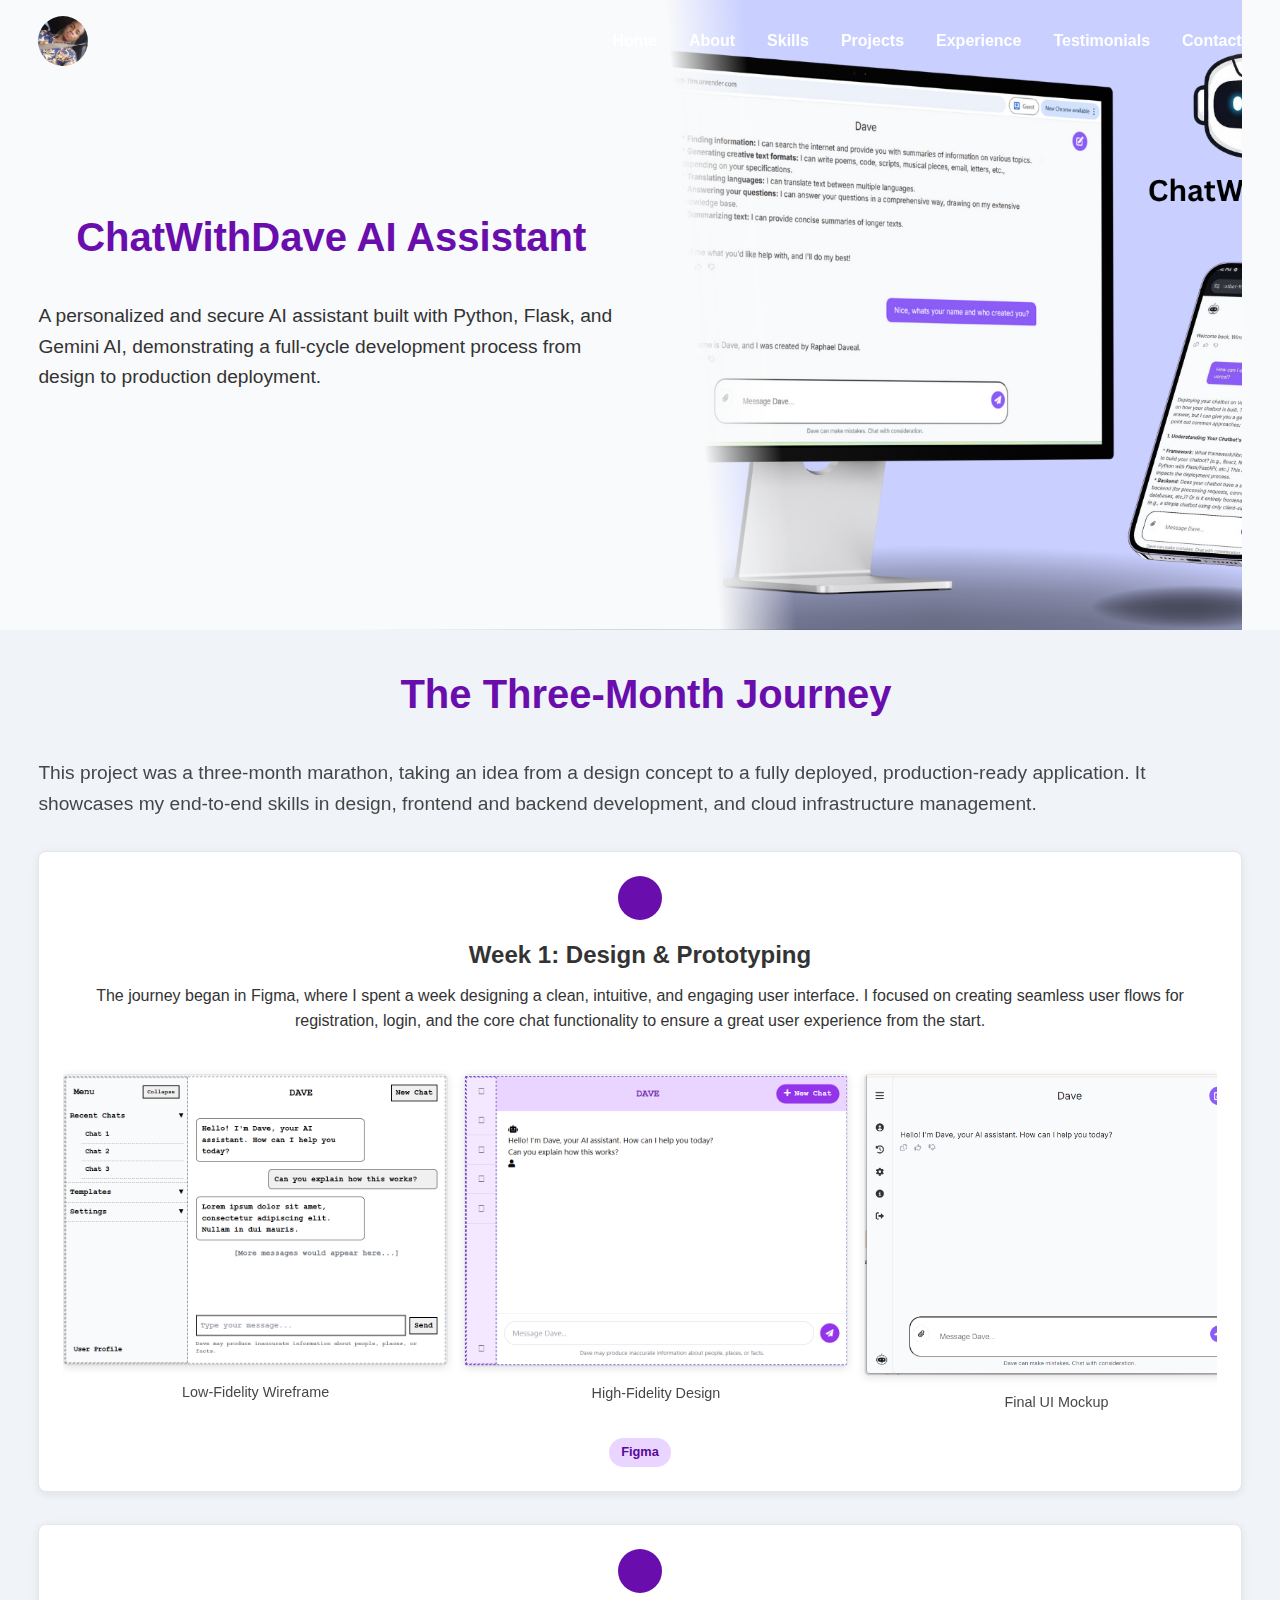
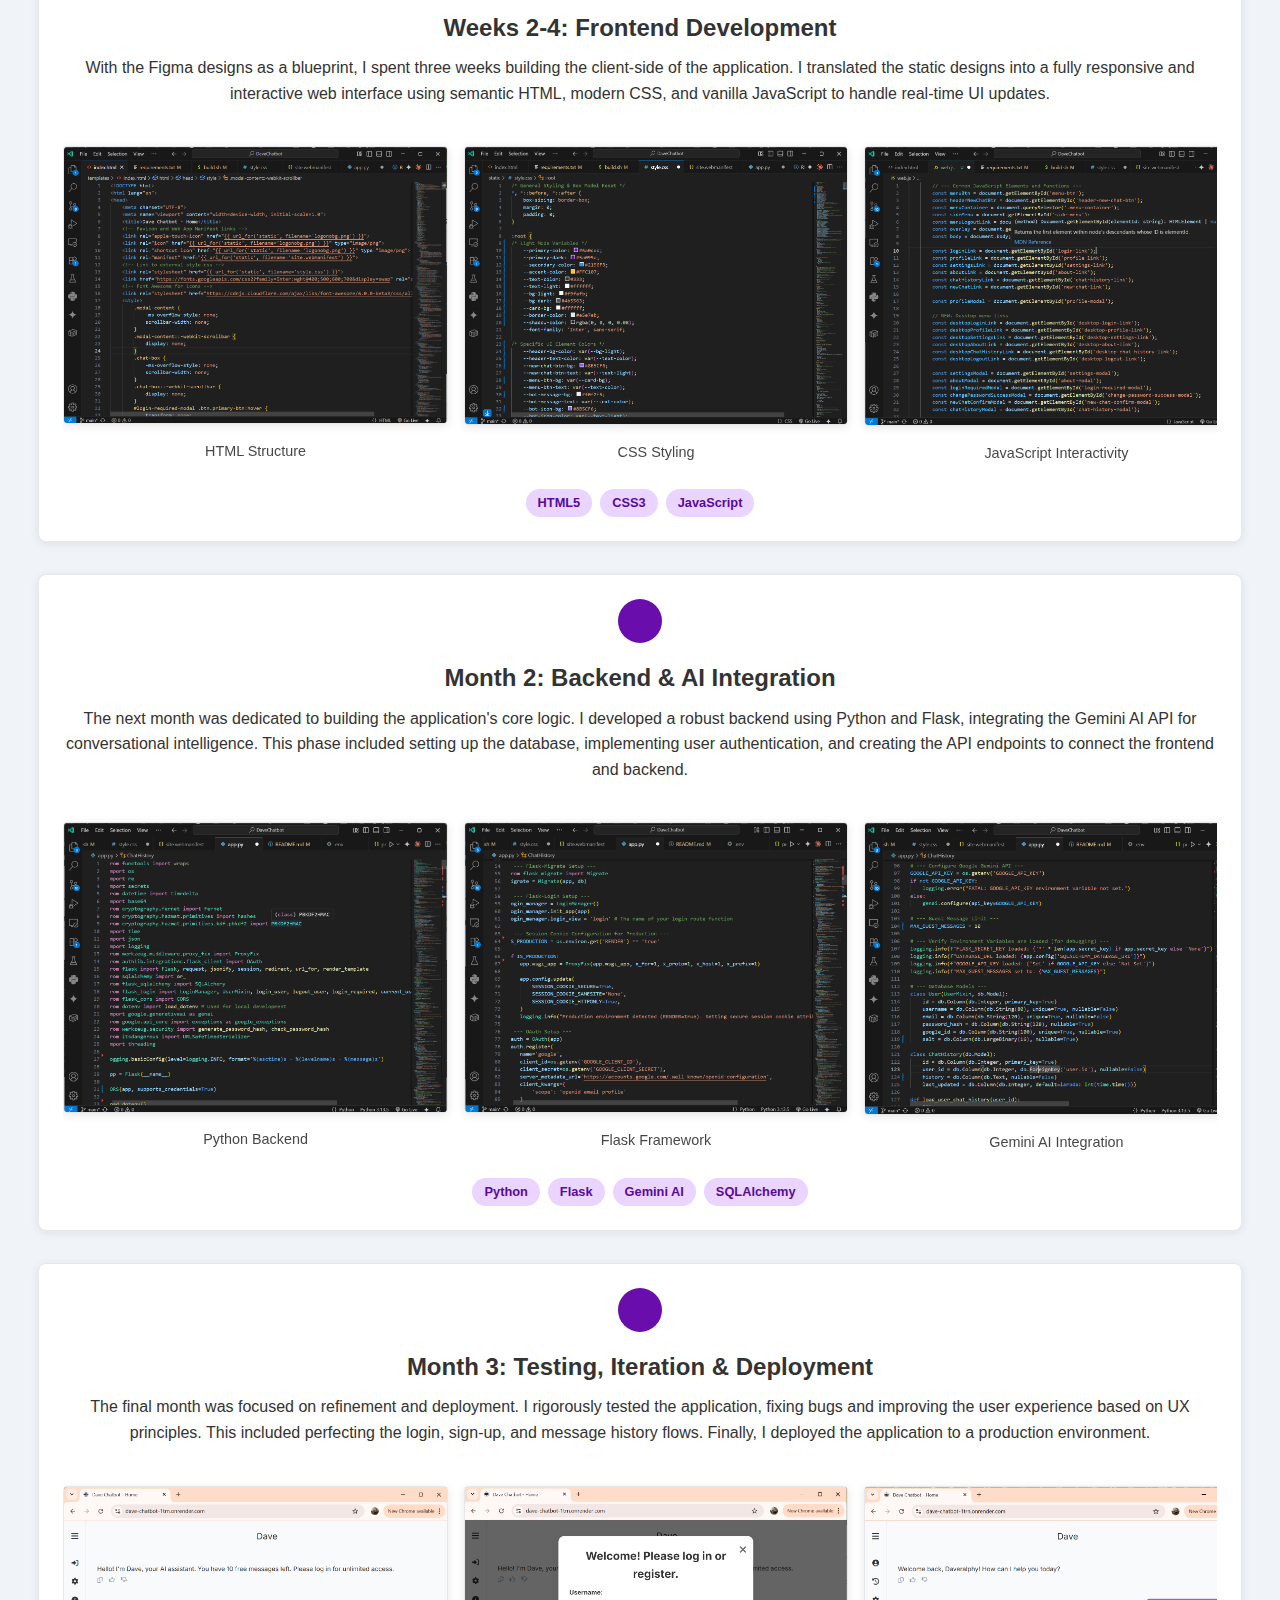
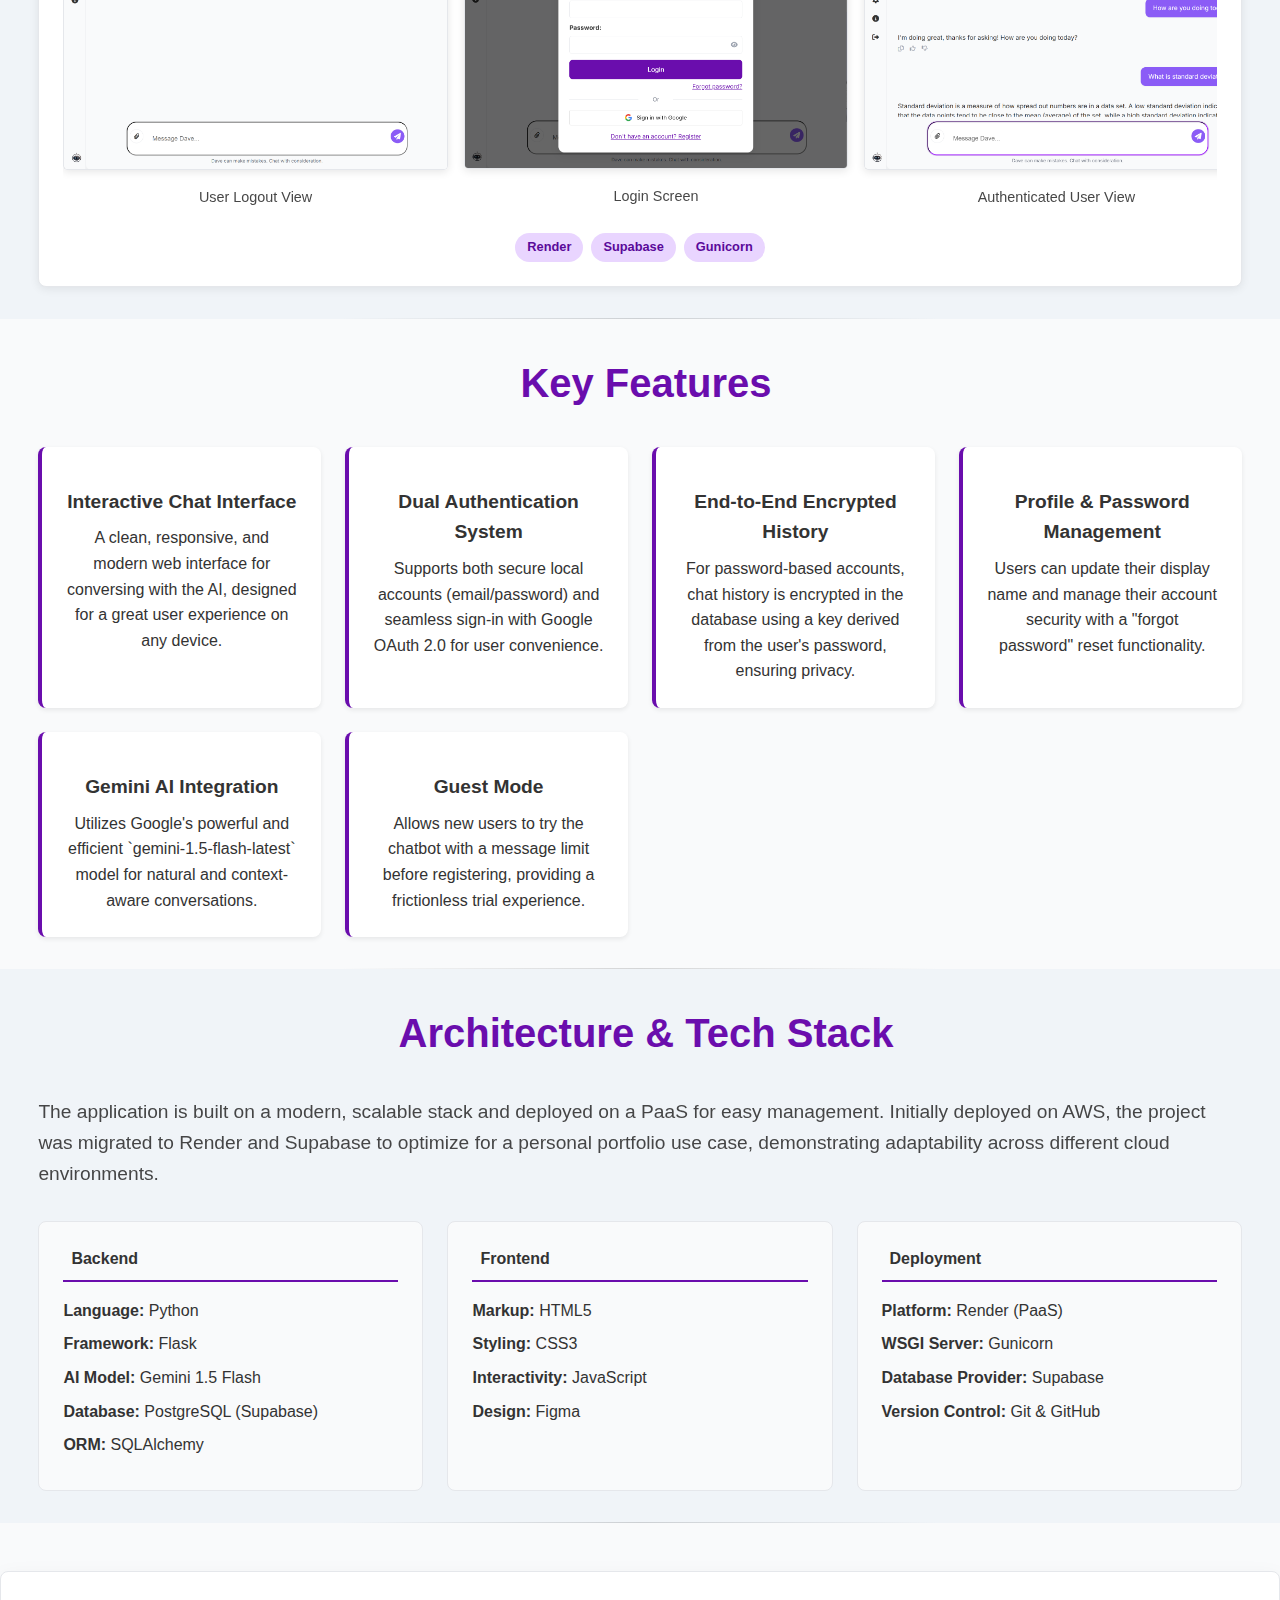
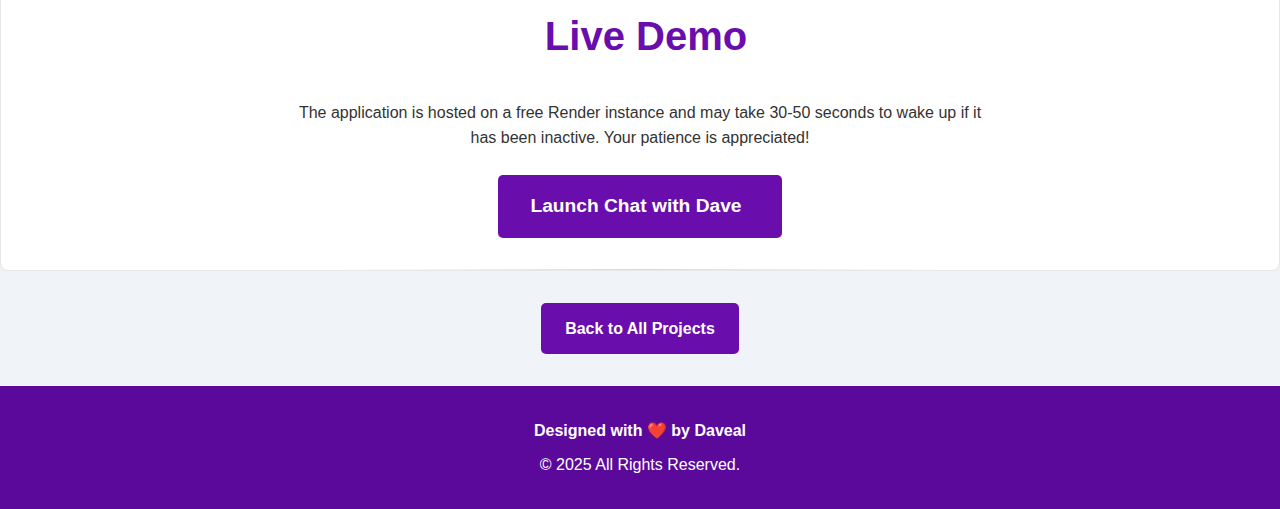
<file: chat-with-dave.html>
<!DOCTYPE html>
<html lang="en">
<head>
    <meta charset="UTF-8">
    <meta name="viewport" content="width=device-width, initial-scale=1.0">
    <title>Project: Chat with Dave AI - Raphael Daveal</title>
    <link rel="stylesheet" href="style.css"> <!-- Main portfolio styles -->
    <link rel="stylesheet" href="chat-with-dave.css"> <!-- Project-specific styles -->
    <link rel="stylesheet" href="https://cdnjs.cloudflare.com/ajax/libs/font-awesome/6.5.1/css/all.min.css" integrity="sha512-DTOQO9RWCH3ppGqcWaEA1BIZOC6xxalwEsw9c2QQeAIftl+Vegovlnee1c9QX4TctnWMn13TZye+giMm8e2LwA==" crossorigin="anonymous" referrerpolicy="no-referrer" />
    <link rel="icon" type="image/jpeg" href="images/logo-fornow.jpg">
</head>
<body>

    <header>
        <nav>
            <a href="index.html#home" class="logo"><img src="images/logo-fornow.jpg" alt="Raphael Daveal Logo"></a>
            <ul class="nav-links">
                <li><a href="index.html#home">Home</a></li>
                <li><a href="index.html#about">About</a></li>
                <li><a href="index.html#skills">Skills</a></li>
                <li><a href="index.html#projects">Projects</a></li>
                <li><a href="index.html#experience">Experience</a></li>
                <li><a href="index.html#testimonials">Testimonials</a></li>
                <li><a href="index.html#contact">Contact</a></li>
            </ul>
            <button id="mobile-menu-toggle" class="mobile-menu-button" aria-label="Open navigation menu" aria-expanded="false">
                <span class="hamburger-line"></span>
                <span class="hamburger-line"></span>
                <span class="hamburger-line"></span>
            </button>
        </nav>
    </header>

    <main>
        <!-- Project Hero Section -->
        <section id="about" class="project-page-hero"> <!-- Using #about to inherit hero styles -->
            <div class="hero">
                <div class="hero-text">
                    <h2>ChatWithDave AI Assistant</h1>
                    <div class="hero-image-mobile project-hero-mobile-image"></div>
                    <p>A personalized and secure AI assistant built with Python, Flask, and Gemini AI, demonstrating a full-cycle development process from design to production deployment.</p>
                </div>
                <div class="hero-image project-hero-image"></div> <!-- This will show on desktop -->
            </div>
        </section>

        <!-- The Story Section -->
        <section id="project-story">
            <h2><i class="fas fa-book-open"></i> The Three-Month Journey</h2>
            <p class="skills-intro">This project was a three-month marathon, taking an idea from a design concept to a fully deployed, production-ready application. It showcases my end-to-end skills in design, frontend and backend development, and cloud infrastructure management.</p>
            
            <!-- Development Timeline -->
            <div class="process-timeline">
                <div class="process-step">
                    <div class="process-step-icon"><i class="fab fa-figma"></i></div>
                    <h3>Week 1: Design & Prototyping</h3>
                    <p>The journey began in Figma, where I spent a week designing a clean, intuitive, and engaging user interface. I focused on creating seamless user flows for registration, login, and the core chat functionality to ensure a great user experience from the start.</p>
                    <div class="image-row">
                        <figure>
                            <img src="images\lowfidelitypaperwireframe.png" alt="Low-fidelity paper wireframe" class="process-step-image">
                            <figcaption>Low-Fidelity Wireframe</figcaption>
                        </figure>
                        <figure>
                            <img src="images\highfidelity.png" alt="High-fidelity design in Figma" class="process-step-image">
                            <figcaption>High-Fidelity Design</figcaption>
                        </figure>
                        <figure>
                            <img src="images\mockupdesign.png" alt="Final UI mockup in Figma" class="process-step-image">
                            <figcaption>Final UI Mockup</figcaption>
                        </figure>
                    </div>
                    <div class="tech-stack">
                        <span class="tech-tag">Figma</span>
                    </div>
                </div>
                <div class="process-step">
                    <div class="process-step-icon"><i class="fas fa-code"></i></div>
                    <h3>Weeks 2-4: Frontend Development</h3>
                    <p>With the Figma designs as a blueprint, I spent three weeks building the client-side of the application. I translated the static designs into a fully responsive and interactive web interface using semantic HTML, modern CSS, and vanilla JavaScript to handle real-time UI updates.</p>
                    <div class="image-row">
                        <figure>
                            <img src="images\htmlpage.png" alt="VSCode showing HTML structure" class="process-step-image">
                            <figcaption>HTML Structure</figcaption>
                        </figure>
                        <figure>
                            <img src="images\cssfile.png" alt="VSCode showing CSS styling" class="process-step-image">
                            <figcaption>CSS Styling</figcaption>
                        </figure>
                        <figure>
                            <img src="images\javascript.png" alt="VSCode showing JavaScript code" class="process-step-image">
                            <figcaption>JavaScript Interactivity</figcaption>
                        </figure>
                    </div>
                    <div class="tech-stack">
                        <span class="tech-tag">HTML5</span>
                        <span class="tech-tag">CSS3</span>
                        <span class="tech-tag">JavaScript</span>
                    </div>
                </div>
                <div class="process-step">
                    <div class="process-step-icon"><i class="fas fa-cogs"></i></div>
                    <h3>Month 2: Backend & AI Integration</h3>
                    <p>The next month was dedicated to building the application's core logic. I developed a robust backend using Python and Flask, integrating the Gemini AI API for conversational intelligence. This phase included setting up the database, implementing user authentication, and creating the API endpoints to connect the frontend and backend.</p>
                    <div class="image-row">
                        <figure>
                            <img src="images\python.png" alt="VSCode showing Python backend code" class="process-step-image">
                            <figcaption>Python Backend</figcaption>
                        </figure>
                        <figure>
                            <img src="images\flask.png" alt="VSCode showing Flask framework code" class="process-step-image">
                            <figcaption>Flask Framework</figcaption>
                        </figure>
                        <figure>
                            <img src="images\gemini.png" alt="VSCode showing Gemini AI integration" class="process-step-image">
                            <figcaption>Gemini AI Integration</figcaption>
                        </figure>
                    </div>
                    <div class="tech-stack">
                        <span class="tech-tag">Python</span>
                        <span class="tech-tag">Flask</span>
                        <span class="tech-tag">Gemini AI</span>
                        <span class="tech-tag">SQLAlchemy</span>
                    </div>
                </div>
                <div class="process-step">
                    <div class="process-step-icon"><i class="fas fa-vial"></i></div>
                    <h3>Month 3: Testing, Iteration & Deployment</h3>
                    <p>The final month was focused on refinement and deployment. I rigorously tested the application, fixing bugs and improving the user experience based on UX principles. This included perfecting the login, sign-up, and message history flows. Finally, I deployed the application to a production environment.</p>
                     <div class="image-row">
                        <figure>
                            <img src="images\logoutuser.png" alt="Screenshot of the user logout screen" class="process-step-image">
                            <figcaption>User Logout View</figcaption>
                        </figure>
                        <figure>
                            <img src="images\loginscreen.png" alt="Screenshot of the login screen" class="process-step-image">
                            <figcaption>Login Screen</figcaption>
                        </figure>
                        <figure>
                            <img src="images\loggedinuser.png" alt="Screenshot of an authenticated user's view" class="process-step-image">
                            <figcaption>Authenticated User View</figcaption>
                        </figure>
                    </div>
                    <div class="tech-stack">
                        <span class="tech-tag">Render</span>
                        <span class="tech-tag">Supabase</span>
                        <span class="tech-tag">Gunicorn</span>
                    </div>
                </div>
            </div>
        </section>

        <!-- Key Features Section -->
        <section id="features">
            <h2><i class="fas fa-star"></i> Key Features</h2>
            <div class="features-grid">
                <div class="feature-item">
                    <i class="fas fa-comments"></i>
                    <h4>Interactive Chat Interface</h4>
                    <p>A clean, responsive, and modern web interface for conversing with the AI, designed for a great user experience on any device.</p>
                </div>
                <div class="feature-item">
                    <i class="fas fa-user-shield"></i>
                    <h4>Dual Authentication System</h4>
                    <p>Supports both secure local accounts (email/password) and seamless sign-in with Google OAuth 2.0 for user convenience.</p>
                </div>
                <div class="feature-item">
                    <i class="fas fa-lock"></i>
                    <h4>End-to-End Encrypted History</h4>
                    <p>For password-based accounts, chat history is encrypted in the database using a key derived from the user's password, ensuring privacy.</p>
                </div>
                <div class="feature-item">
                    <i class="fas fa-user-cog"></i>
                    <h4>Profile & Password Management</h4>
                    <p>Users can update their display name and manage their account security with a "forgot password" reset functionality.</p>
                </div>
                <div class="feature-item">
                    <i class="fab fa-google"></i>
                    <h4>Gemini AI Integration</h4>
                    <p>Utilizes Google's powerful and efficient `gemini-1.5-flash-latest` model for natural and context-aware conversations.</p>
                </div>
                <div class="feature-item">
                    <i class="fas fa-user-secret"></i>
                    <h4>Guest Mode</h4>
                    <p>Allows new users to try the chatbot with a message limit before registering, providing a frictionless trial experience.</p>
                </div>
            </div>
        </section>

        <!-- Architecture Section -->
        <section id="architecture">
            <h2><i class="fas fa-sitemap"></i> Architecture & Tech Stack</h2>
            <p class="skills-intro">The application is built on a modern, scalable stack and deployed on a PaaS for easy management. Initially deployed on AWS, the project was migrated to Render and Supabase to optimize for a personal portfolio use case, demonstrating adaptability across different cloud environments.</p>
            <div class="tech-stack-container">
                <div class="tech-category">
                    <h4><i class="fas fa-server"></i> Backend</h4>
                    <ul>
                        <li><strong>Language:</strong> Python</li>
                        <li><strong>Framework:</strong> Flask</li>
                        <li><strong>AI Model:</strong> Gemini 1.5 Flash</li>
                        <li><strong>Database:</strong> PostgreSQL (Supabase)</li>
                        <li><strong>ORM:</strong> SQLAlchemy</li>
                    </ul>
                </div>
                <div class="tech-category">
                    <h4><i class="fas fa-desktop"></i> Frontend</h4>
                    <ul>
                        <li><strong>Markup:</strong> HTML5</li>
                        <li><strong>Styling:</strong> CSS3</li>
                        <li><strong>Interactivity:</strong> JavaScript</li>
                        <li><strong>Design:</strong> Figma</li>
                    </ul>
                </div>
                <div class="tech-category">
                    <h4><i class="fas fa-cloud-upload-alt"></i> Deployment</h4>
                    <ul>
                        <li><strong>Platform:</strong> Render (PaaS)</li>
                        <li><strong>WSGI Server:</strong> Gunicorn</li>
                        <li><strong>Database Provider:</strong> Supabase</li>
                        <li><strong>Version Control:</strong> Git & GitHub</li>
                    </ul>
                </div>
            </div>
        </section>

        <!-- Live Demo Section -->
        <section id="project-demo">
            <h2><i class="fas fa-rocket"></i> Live Demo</h2>
            <p>The application is hosted on a free Render instance and may take 30-50 seconds to wake up if it has been inactive. Your patience is appreciated!</p>
            <a href="https://dave-chatbot-1trn.onrender.com" target="_blank" rel="noopener noreferrer" class="cta-button">
                Launch Chat with Dave <i class="fas fa-external-link-alt"></i>
            </a>
        </section>

        <section id="back-to-projects">
            <a href="index.html#projects" class="cta-button back-to-portfolio">
                <i class="fas fa-arrow-left"></i> Back to All Projects
            </a>
        </section>
    </main>

    <footer>
        <p class="footer-title">Designed with ❤️ by Daveal</p>
        <p>&copy; 2025 All Rights Reserved.</p>
    </footer>

    <script src="script.js"></script>
</body>
</html>
</file>
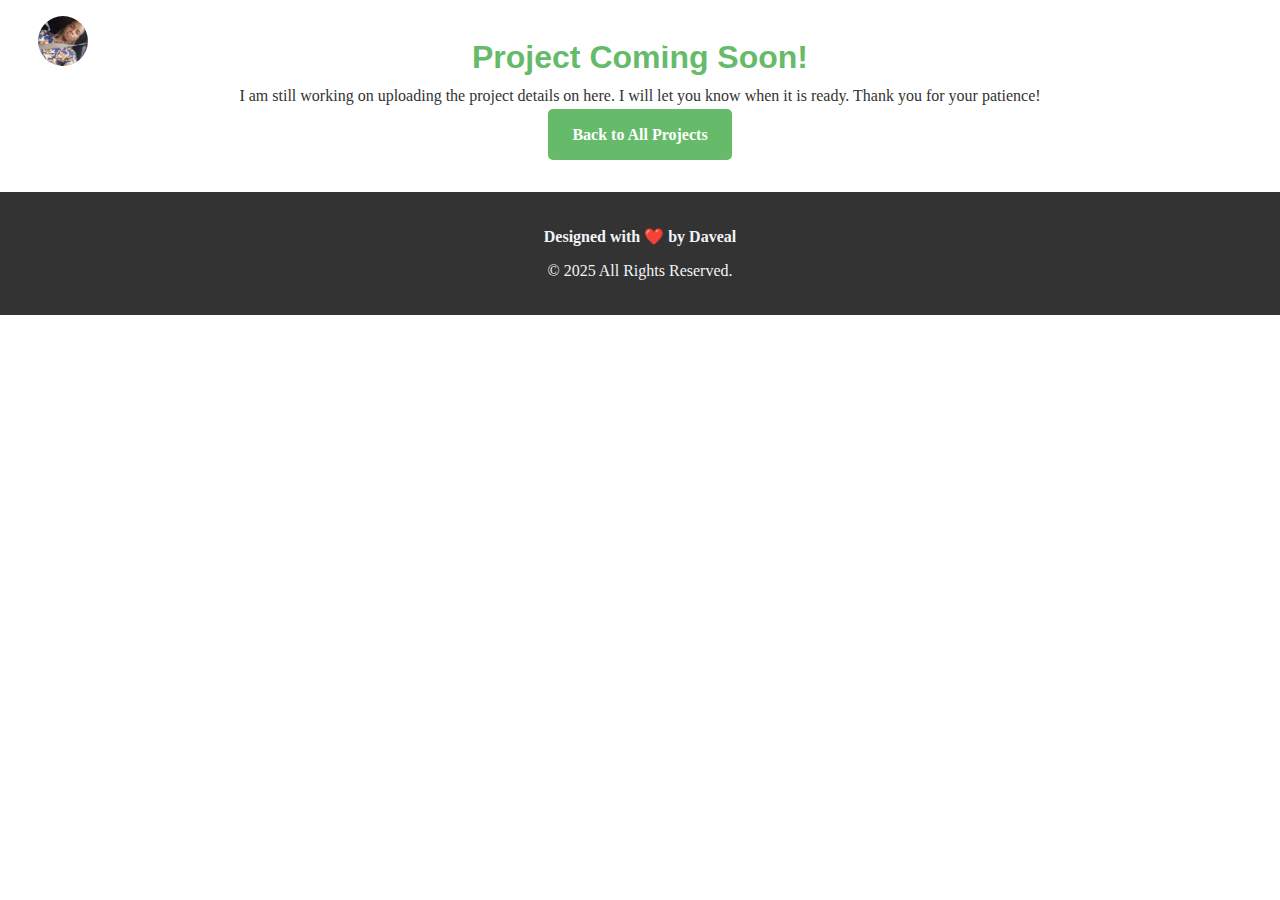
<file: project-coming-soon.html>
<!DOCTYPE html>
<html lang="en">
<head>
    <meta charset="UTF-8">
    <meta name="viewport" content="width=device-width, initial-scale=1.0">
    <title>Project Coming Soon - Raphael Daveal</title>
    <link rel="stylesheet" href="style.css"> <!-- Main portfolio styles -->
    <link rel="stylesheet" href="https://cdnjs.cloudflare.com/ajax/libs/font-awesome/6.5.1/css/all.min.css" integrity="sha512-DTOQO9RWCH3ppGqcWaEA1BIZOC6xxalwEsw9c2QQeAIftl+Vegovlnee1c9QX4TctnWMn13TZye+giMm8e2LwA==" crossorigin="anonymous" referrerpolicy="no-referrer" />
    <link rel="icon" type="image/jpeg" href="images/logo-fornow.jpg">
</head>
<body>

    <header>
        <nav>
            <a href="index.html#home" class="logo"><img src="images/logo-fornow.jpg" alt="Raphael Daveal Logo"></a>
            <ul class="nav-links">
                <li><a href="index.html#home">Home</a></li>
                <li><a href="index.html#about">About</a></li>
                <li><a href="index.html#skills">Skills</a></li>
                <li><a href="index.html#projects">Projects</a></li>
                <li><a href="index.html#experience">Experience</a></li>
                <li><a href="index.html#testimonials">Testimonials</a></li>
                <li><a href="index.html#contact">Contact</a></li>
            </ul>
            <button id="mobile-menu-toggle" class="mobile-menu-button" aria-label="Open navigation menu" aria-expanded="false">
                <span class="hamburger-line"></span>
                <span class="hamburger-line"></span>
                <span class="hamburger-line"></span>
            </button>
        </nav>
    </header>

    <main>
        <section class="coming-soon-section">
            <div class="coming-soon-content">
                <i class="fas fa-tools"></i>
                <h1>Project Coming Soon!</h1>
                <p>I am still working on uploading the project details on here. I will let you know when it is ready. Thank you for your patience!</p>
                <a href="index.html#projects" class="cta-button">
                    <i class="fas fa-arrow-left"></i> Back to All Projects
                </a>
            </div>
        </section>
    </main>

    <footer>
        <p class="footer-title">Designed with ❤️ by Daveal</p>
        <p>&copy; 2025 All Rights Reserved.</p>
    </footer>

    <script src="script.js"></script>
</body>
</html>
</file>
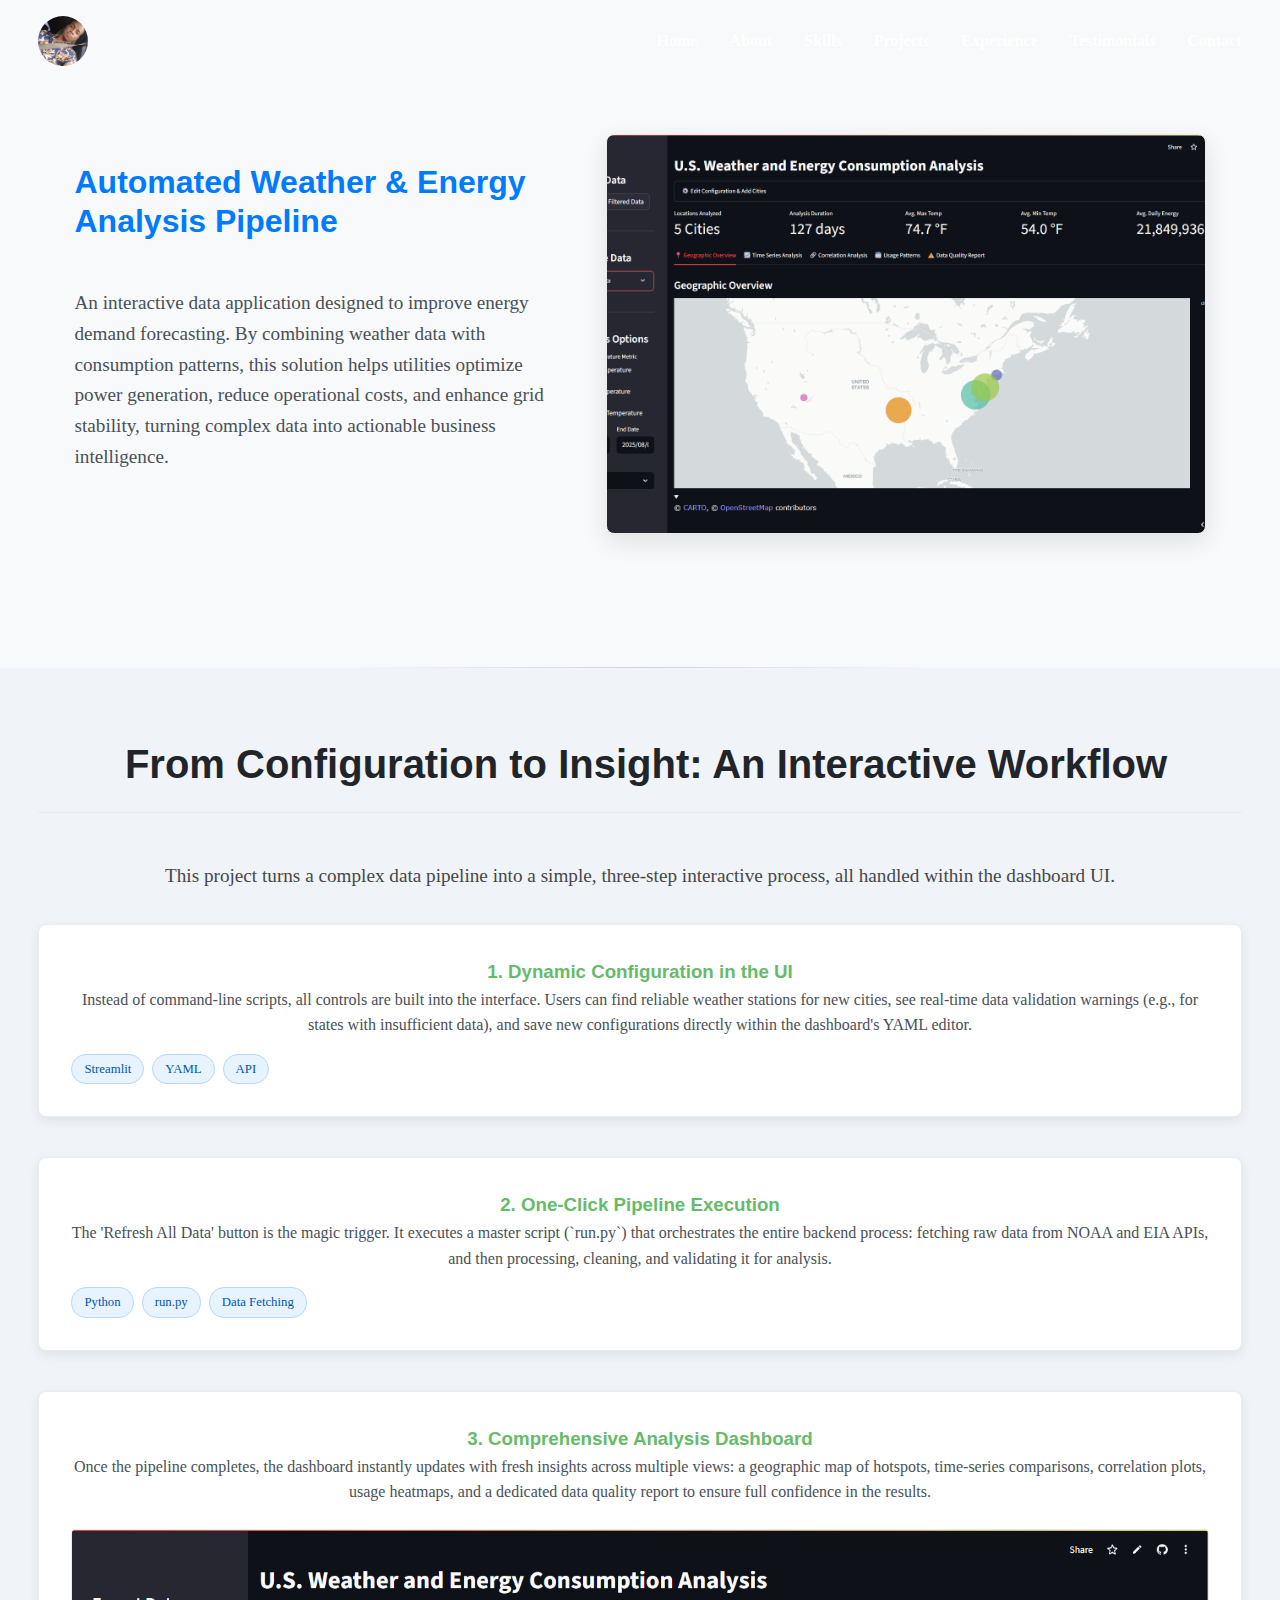
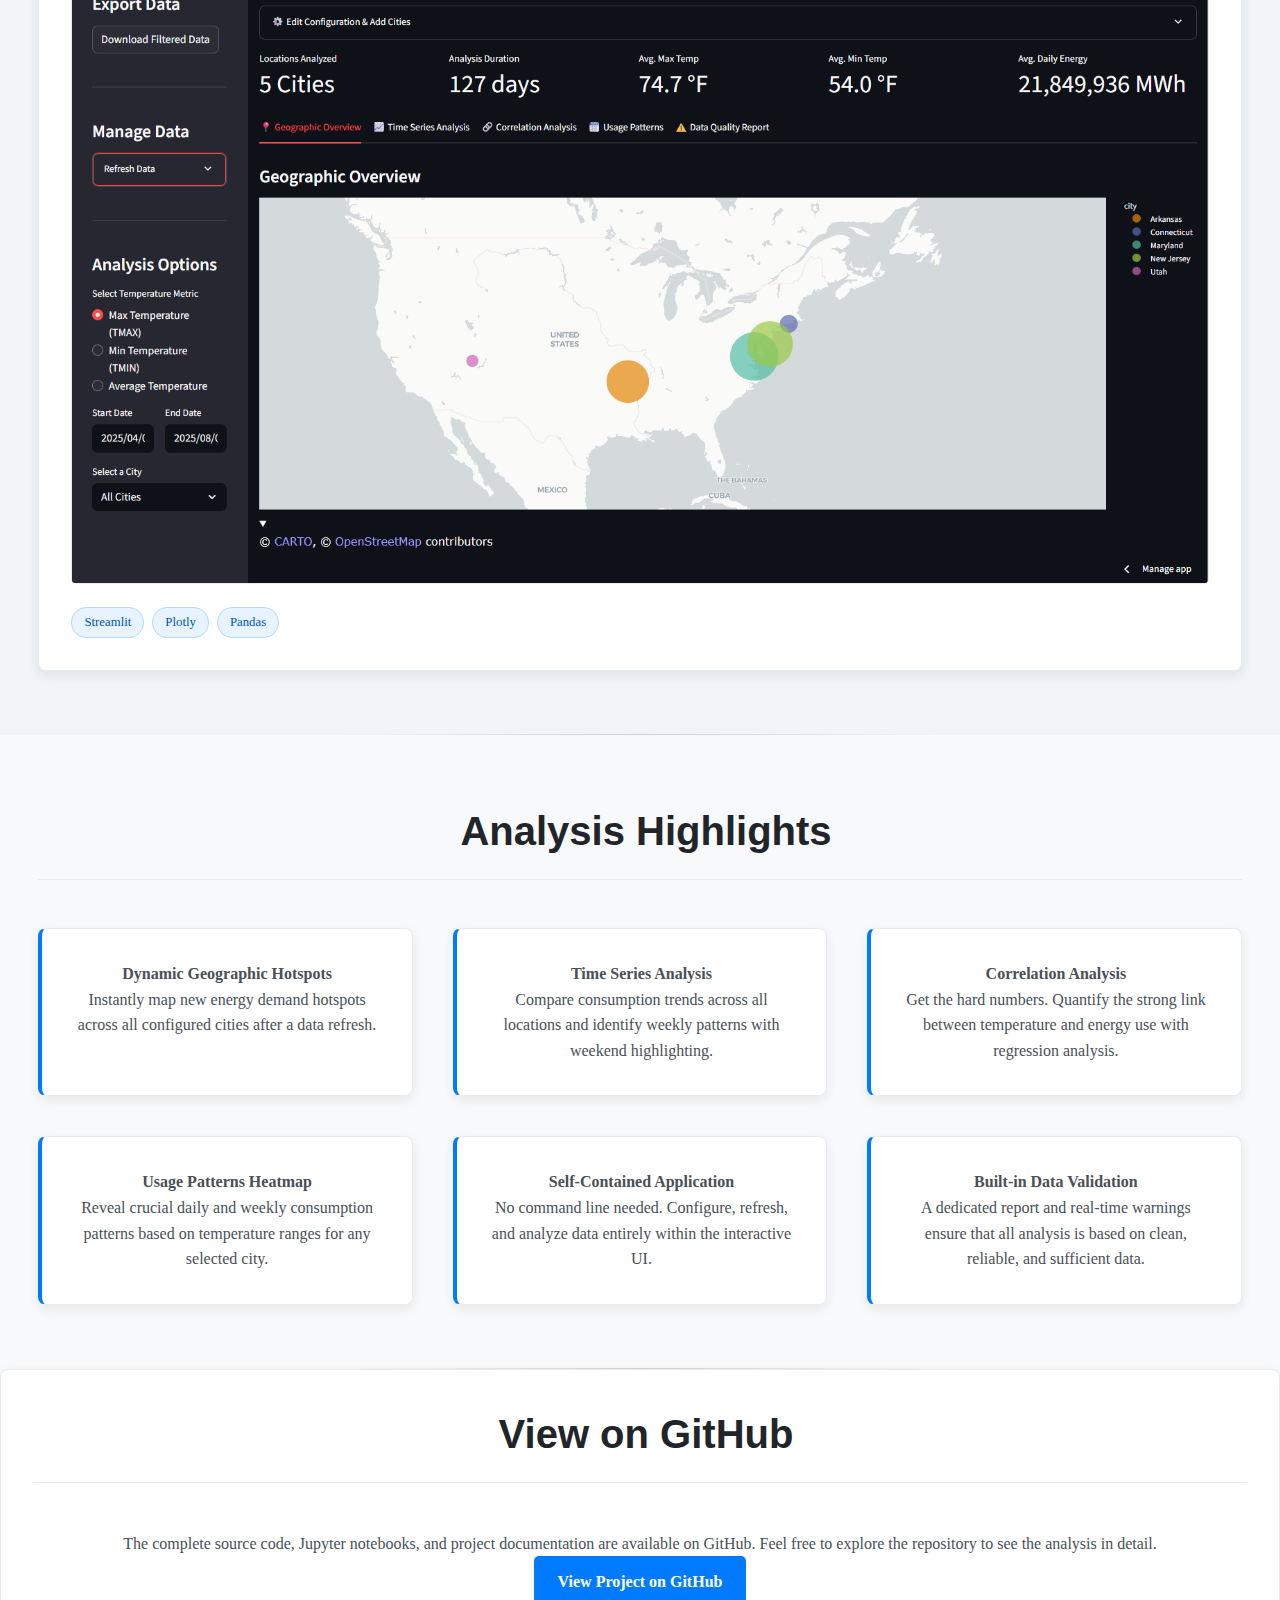
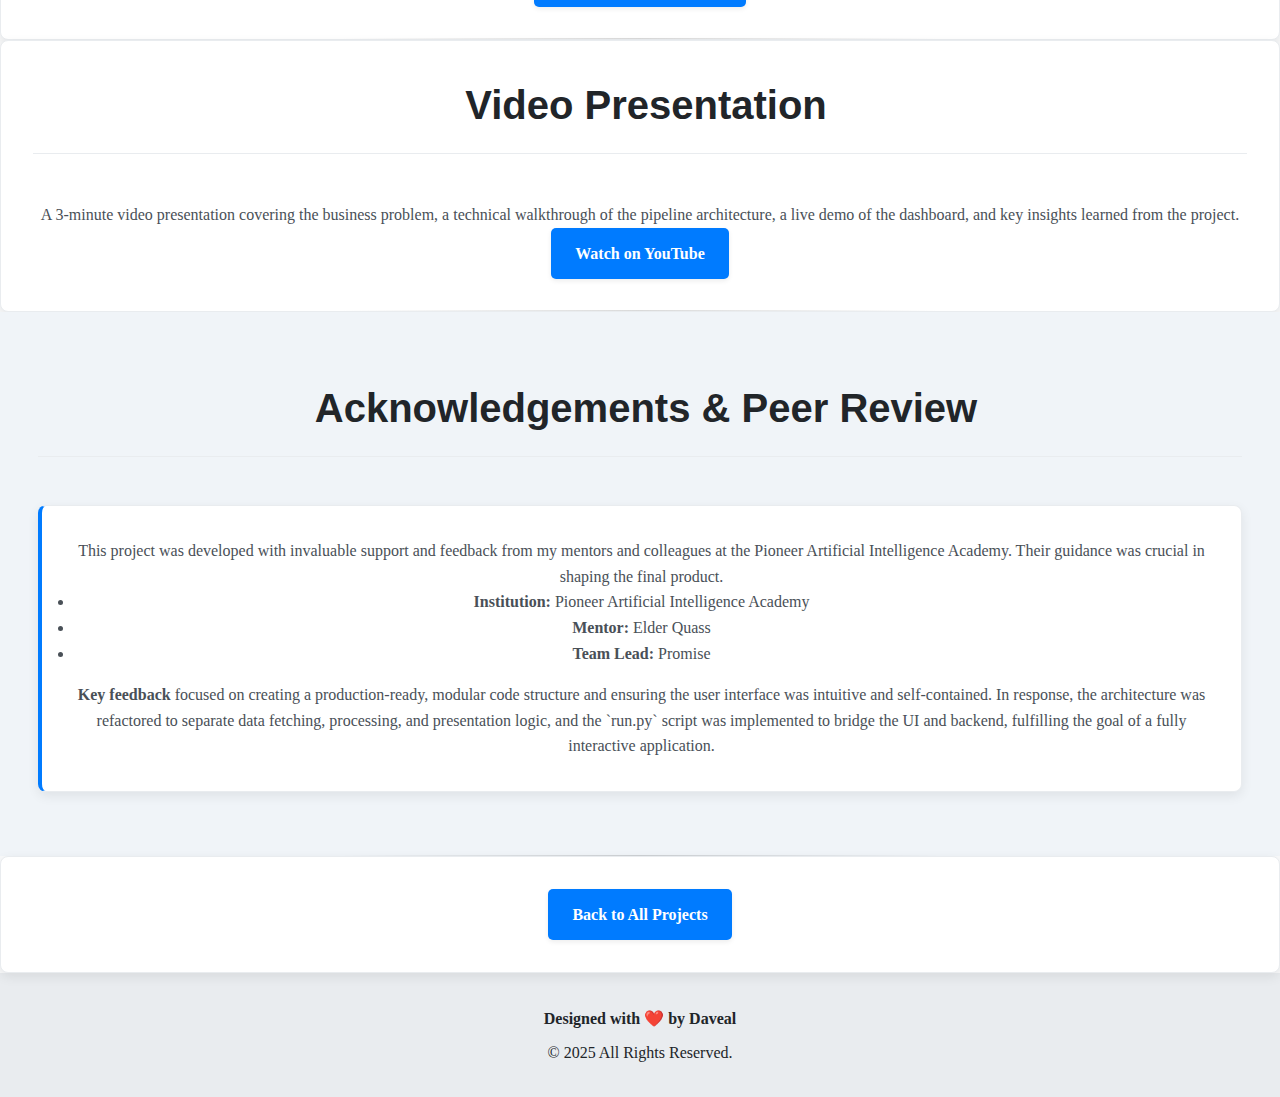
<file: project-data-analysis.html>
<!DOCTYPE html>
<html lang="en">
<head>
    <meta charset="UTF-8">
    <meta name="viewport" content="width=device-width, initial-scale=1.0">
    <title>Project: US Weather & Energy Analysis - Raphael Daveal</title>
    <link rel="stylesheet" href="style.css"> <!-- Main portfolio styles -->
    <link rel="stylesheet" href="data-analysis-project.css"> <!-- Project-specific styles -->
    <link rel="stylesheet" href="https://cdnjs.cloudflare.com/ajax/libs/font-awesome/6.5.1/css/all.min.css" integrity="sha512-DTOQO9RWCH3ppGqcWaEA1BIZOC6xxalwEsw9c2QQeAIftl+Vegovlnee1c9QX4TctnWMn13TZye+giMm8e2LwA==" crossorigin="anonymous" referrerpolicy="no-referrer" />
    <link rel="icon" type="image/jpeg" href="images/logo-fornow.jpg">
</head>
<body>

    <header>
        <nav>
            <a href="index.html#home" class="logo"><img src="images/logo-fornow.jpg" alt="Raphael Daveal Logo"></a>
            <ul class="nav-links">
                <li><a href="index.html#home">Home</a></li>
                <li><a href="index.html#about">About</a></li>
                <li><a href="index.html#skills">Skills</a></li>
                <li><a href="index.html#projects">Projects</a></li>
                <li><a href="index.html#experience">Experience</a></li>
                <li><a href="index.html#testimonials">Testimonials</a></li>
                <li><a href="index.html#contact">Contact</a></li>
            </ul>
            <button id="mobile-menu-toggle" class="mobile-menu-button" aria-label="Open navigation menu" aria-
expanded="false">
                <span class="hamburger-line"></span>
                <span class="hamburger-line"></span>
                <span class="hamburger-line"></span>
            </button>
        </nav>
    </header>

    <main>
        <!-- Project Hero Section -->
        <section id="about" class="project-page-hero"> <!-- Using #about to inherit hero styles -->
            <div class="hero">
                <div class="hero-text">
                    <h1>Automated Weather & Energy Analysis Pipeline</h1>
                    <img src="images/Streamlit Dashboard.png" alt="Screenshot of the US Weather & Energy Analysis Dashboard" class="hero-image-mobile">
                    <p>An interactive data application designed to improve energy demand forecasting. By combining weather data with consumption patterns, this solution helps utilities optimize power generation, reduce operational costs, and enhance grid stability, turning complex data into actionable business intelligence.</p>
                </div>
                <!-- The background-image is set inline here to be specific to this project page -->
                <div class="hero-image" style="background-image: url('images/Streamlit Dashboard.png');"></div>
            </div>
        </section>

        <!-- The Story Section -->
        <section id="project-story">
            <h2><i class="fas fa-cogs"></i> From Configuration to Insight: An Interactive Workflow</h2>
            <p class="skills-intro">This project turns a complex data pipeline into a simple, three-step interactive process, all handled within the dashboard UI.</p>
            
            <!-- Development Timeline -->
            <div class="process-timeline">
                <div class="process-step">
                    <div class="process-step-icon"><i class="fas fa-edit"></i></div>
                    <h3>1. Dynamic Configuration in the UI</h3>
                    <p>Instead of command-line scripts, all controls are built into the interface. Users can find reliable weather stations for new cities, see real-time data validation warnings (e.g., for states with insufficient data), and save new configurations directly within the dashboard's YAML editor.</p>
                    <div class="tech-stack">
                        <span class="tech-tag">Streamlit</span>
                        <span class="tech-tag">YAML</span>
                        <span class="tech-tag">API</span>
                    </div>
                </div>
                <div class="process-step">
                    <div class="process-step-icon"><i class="fas fa-rocket"></i></div>
                    <h3>2. One-Click Pipeline Execution</h3>
                    <p>The 'Refresh All Data' button is the magic trigger. It executes a master script (`run.py`) that orchestrates the entire backend process: fetching raw data from NOAA and EIA APIs, and then processing, cleaning, and validating it for analysis.</p>
                    <div class="tech-stack">
                        <span class="tech-tag">Python</span>
                        <span class="tech-tag">run.py</span>
                        <span class="tech-tag">Data Fetching</span>
                    </div>
                </div>
                <div class="process-step">
                    <div class="process-step-icon"><i class="fas fa-chart-bar"></i></div>
                    <h3>3. Comprehensive Analysis Dashboard</h3>
                    <p>Once the pipeline completes, the dashboard instantly updates with fresh insights across multiple views: a geographic map of hotspots, time-series comparisons, correlation plots, usage heatmaps, and a dedicated data quality report to ensure full confidence in the results.</p>
                    <img src="images/Streamlit Dashboard.png" alt="Screenshot of the Streamlit dashboard" class="process-step-image">
                    <div class="tech-stack">
                        <span class="tech-tag">Streamlit</span>
                        <span class="tech-tag">Plotly</span>
                        <span class="tech-tag">Pandas</span>
                    </div>
                </div>
            </div>
        </section>

        <!-- Key Features Section -->
        <section id="features">
            <h2><i class="fas fa-star"></i> Analysis Highlights</h2>
            <div class="features-grid">
                <div class="feature-item">
                    <i class="fas fa-map-marked-alt"></i>
                    <h4>Dynamic Geographic Hotspots</h4>
                    <p>Instantly map new energy demand hotspots across all configured cities after a data refresh.</p>
                </div>
                <div class="feature-item">
                    <i class="fas fa-chart-line"></i>
                    <h4>Time Series Analysis</h4>
                    <p>Compare consumption trends across all locations and identify weekly patterns with weekend highlighting.</p>
                </div>
                <div class="feature-item">
                    <i class="fas fa-link"></i>
                    <h4>Correlation Analysis</h4>
                    <p>Get the hard numbers. Quantify the strong link between temperature and energy use with regression analysis.</p>
                </div>
                <div class="feature-item">
                    <i class="fas fa-th"></i>
                    <h4>Usage Patterns Heatmap</h4>
                    <p>Reveal crucial daily and weekly consumption patterns based on temperature ranges for any selected city.</p>
                </div>
                <div class="feature-item">
                    <i class="fas fa-cogs"></i>
                    <h4>Self-Contained Application</h4>
                    <p>No command line needed. Configure, refresh, and analyze data entirely within the interactive UI.</p>
                </div>
                <div class="feature-item">
                    <i class="fas fa-shield-alt"></i>
                    <h4>Built-in Data Validation</h4>
                    <p>A dedicated report and real-time warnings ensure that all analysis is based on clean, reliable, and sufficient data.</p>
                </div>
            </div>
        </section>

        <!-- Live Demo Section -->
        <section id="project-demo">
            <h2><i class="fas fa-code-branch"></i> View on GitHub</h2>
            <p>The complete source code, Jupyter notebooks, and project documentation are available on GitHub. Feel free to explore the repository to see the analysis in detail.</p>
            <a href="https://github.com/Daveralphy" target="_blank" rel="noopener noreferrer" class="cta-button">
                View Project on GitHub <i class="fab fa-github"></i>
            </a>
        </section>

        <!-- Video Presentation Section -->
        <section id="project-video">
            <h2><i class="fas fa-video"></i> Video Presentation</h2>
            <p>A 3-minute video presentation covering the business problem, a technical walkthrough of the pipeline architecture, a live demo of the dashboard, and key insights learned from the project.</p>
            <a href="https://youtu.be/aUgApbzkrUI" target="_blank" rel="noopener noreferrer" class="cta-button">
                Watch on YouTube <i class="fab fa-youtube"></i>
            </a>
        </section>

        <!-- Peer Review Section -->
        <section id="peer-review">
            <h2><i class="fas fa-hands-helping"></i> Acknowledgements & Peer Review</h2>
            <div class="features-grid">
                <div class="feature-item">
                    <p>This project was developed with invaluable support and feedback from my mentors and colleagues at the Pioneer Artificial Intelligence Academy. Their guidance was crucial in shaping the final product.</p>
                    <ul>
                        <li><strong>Institution:</strong> Pioneer Artificial Intelligence Academy</li>
                        <li><strong>Mentor:</strong> Elder Quass</li>
                        <li><strong>Team Lead:</strong> Promise</li>
                    </ul>
                    <p><strong>Key feedback</strong> focused on creating a production-ready, modular code structure and ensuring the user interface was intuitive and self-contained. In response, the architecture was refactored to separate data fetching, processing, and presentation logic, and the `run.py` script was implemented to bridge the UI and backend, fulfilling the goal of a fully interactive application.</p>
                </div>
            </div>
        </section>
        
        <section id="back-to-projects">
            <a href="index.html#projects" class="cta-button back-to-portfolio">
                <i class="fas fa-arrow-left"></i> Back to All Projects
            </a>
        </section>
    </main>

    <footer>
        <p class="footer-title">Designed with ❤️ by Daveal</p>
        <p>&copy; 2025 All Rights Reserved.</p>
    </footer>

    <script src="script.js"></script>
</body>
</html>
</file>
<file: style.css>
/* CSS Variables for easy theme management */
:root {
    --primary-bg: #FFFFFF;
    --secondary-bg: #F0F4F8; /* A very light grey-blue, pairs well with green */
    --accent-color: #66BB6A; /* A nice, soft green */
    --accent-hover: #4CAF50; /* A slightly darker green for hover */
    --text-color: #333333;
    --heading-font: 'Arial', sans-serif;
    --body-font: 'Georgia', serif;
}

/* Basic Reset */
* {
    margin: 0;
    padding: 0;
    box-sizing: border-box;
}

html {
    /* JS will enhance this, but it's a good fallback */
    scroll-behavior: smooth;
    scroll-padding-top: 80px; /* Height of the fixed header */
}

body {
    font-family: var(--body-font);
    color: var(--text-color);
    background-color: var(--primary-bg);
    line-height: 1.6;
}

h1, h2, h3 {
    font-family: var(--heading-font);
    color: var(--accent-color);
}

/* Section Titles */
section h2 {
    color: var(--text-color);
    font-weight: 700; /* Bold */
    font-size: 2.5rem;
    display: flex;
    align-items: center;
    justify-content: center;
    gap: 0.75rem; /* Space between icon and text */
    margin-bottom: 2rem;
}

/* Header and Navigation */
header {
    background-color: transparent;
    padding: 1rem 3%;
    position: fixed;
    width: 100%;
    top: 0;
    z-index: 1000;
    box-shadow: none;
    border-bottom: 3px solid transparent;
    transition: background-color 0.4s ease, box-shadow 0.4s ease, border-bottom-color 0.4s ease;
}

header.scrolled {
    background-color: var(--primary-bg);
    box-shadow: 0 2px 4px rgba(0,0,0,0.1);
    border-bottom-color: var(--accent-color);
}

nav {
    display: flex;
    justify-content: space-between;
    align-items: center;
}

nav .logo {
    text-decoration: none;
    display: flex; /* Helps with vertical alignment */
    align-items: center;
}

nav .logo img {
    height: 50px; /* Controls the size of your logo */
    width: 50px; /* Ensure the container is a square */
    border-radius: 50%; /* This makes the image circular */
    object-fit: cover; /* Prevents the image from stretching */
}

nav .nav-links {
    list-style: none;
    display: flex;
    gap: 2rem;
}

nav .nav-links li a {
    text-decoration: none;
    color: var(--primary-bg); /* White for visibility on hero image */
    font-weight: bold;
    transition: color 0.3s ease;
}

nav .nav-links li a:hover {
    color: var(--accent-color);
}

header.scrolled nav .nav-links li a {
    color: var(--text-color);
}

/* Style for the active navigation link, indicating the current section */
header.scrolled nav .nav-links li a.active {
    color: var(--accent-color);
}

/* Mobile Menu Button (Hamburger) */
.mobile-menu-button {
    display: none; /* Hidden by default on larger screens */
    background: none;
    border: none;
    cursor: pointer;
    z-index: 1001; /* Ensure it's above the nav links panel */
    padding: 10px;
    position: relative;
    width: 40px;
    height: 40px;
}

.hamburger-line {
    display: block;
    width: 25px;
    height: 3px;
    background-color: var(--primary-bg); /* White for visibility on hero image */
    margin: 5px auto;
    transition: all 0.3s ease-in-out;
    border-radius: 2px;
}

header.scrolled .hamburger-line {
    background-color: var(--text-color);
}

/* Animate hamburger to 'X' when the button has the .active class */
.mobile-menu-button.active .hamburger-line:nth-child(1) {
    transform: translateY(8px) rotate(45deg);
}

.mobile-menu-button.active .hamburger-line:nth-child(2) {
    opacity: 0;
}

.mobile-menu-button.active .hamburger-line:nth-child(3) {
    transform: translateY(-8px) rotate(-45deg);
}

section {
    padding: 2rem 3%;
    text-align: center;
    position: relative; /* For the decorative line pseudo-element */
}

/* New Home Section (Full-screen image) */
#home {
    height: 100vh;
    padding: 0;
    position: relative; /* For positioning the overlay and content */
    display: flex;
    align-items: center;
    justify-content: center;
    text-align: center;
    background-image: url('https://images.unsplash.com/photo-1517694712202-14dd9538aa97?q=80&w=2070&auto=format=fit=crop');
    background-size: cover;
    background-position: center;
}

/* Add a dark overlay to make the text more readable */
#home::before {
    content: '';
    position: absolute;
    top: 0;
    left: 0;
    width: 100%;
    height: 100%;
    background-color: rgba(0, 0, 0, 0.4);
    z-index: 1;
}

.home-content {
    position: relative; /* Ensure content is above the overlay */
    z-index: 2;
}

.home-content h1 {
    color: var(--primary-bg);
    font-size: clamp(2.5rem, 5vw, 4.5rem); /* Responsive font size */
    text-shadow: 2px 2px 8px rgba(0,0,0,0.7);
}

section:nth-child(even) {
    background-color: var(--secondary-bg);
}

/* Decorative Separator Line between sections */
main > section:not(:last-of-type)::after {
    content: '';
    position: absolute;
    bottom: 0;
    left: 50%;
    transform: translateX(-50%);
    width: 80%;
    max-width: 600px;
    height: 1px;
    background: linear-gradient(to right, transparent, rgba(0, 0, 0, 0.15), transparent);
}

/* Hero Section */
.hero {
    display: flex;
    min-height: 90vh;
    background-color: var(--primary-bg);
    padding: 0 3%; /* Apply horizontal padding to match other sections */
    overflow: hidden; /* Ensures clip-path doesn't cause weird overflows */
    gap: 2rem; /* Creates a clean gap between the text and image */
}

.hero-text {
    /* Give the text container more space (e.g., ~60%) than the image container */
    /* This prevents the heading from wrapping to a new line on medium-sized screens */
    flex: 1;
    display: flex;
    flex-direction: column;
    justify-content: center;
    padding: 2rem 0; /* Horizontal padding is now handled by the parent's padding and gap */
    text-align: left;
    z-index: 2; /* Ensures text is on top */
}

.hero-text h1 {
    /* The h1 is now a container, so we adjust line-height and margin */
    line-height: 1.2;
    margin-bottom: 1.5rem;
}

.hero-main-heading {
    display: flex;
    align-items: baseline; /* Aligns text of different sizes beautifully */
    flex-wrap: wrap; /* Allows text to wrap on very small screens */
    gap: 0.25em; /* Reduced space between "Hi, I'm" and your name */
}

.hero-intro,
.hero-title {
    font-size: 2.2rem; /* Increased size */
    font-weight: bold;
    color: var(--text-color);
}

.hero-name {
    font-size: 4.5rem; /* Large font size for your name */
    font-weight: 700; /* Bold */
    color: var(--accent-color);
    white-space: nowrap; /* Ensures the name doesn't break across lines */
}

.hero-text p {
    font-size: 1.2rem;
    max-width: 600px; /* Improves readability */
    margin-bottom: 2rem;
}

.hero-image {
    flex: 1;
    background-image: url('images/logo-fornow.jpg');
    background-size: cover;
    background-position: center;
    /* Create a more defined, yet soft, slanted edge. The angle is ~78deg. */
    -webkit-mask-image: linear-gradient(78deg, transparent 12%, black 22%);
    mask-image: linear-gradient(85deg, transparent 10%, rgb(254, 3, 3) 22%);
}

.hero-image-mobile {
    /* This is hidden on desktop and will be shown on mobile */
    display: none;
}

/* Call to Action Button */
.cta-button {
    display: inline-block;
    background-color: var(--accent-color);
    color: white;
    padding: 0.8rem 1.5rem;
    text-decoration: none;
    border-radius: 5px;
    font-weight: bold;
    transition: background-color 0.3s ease;
}

.cta-button:hover {
    background-color: var(--accent-hover);
}

/* Skills Section */
.skills-intro {
    margin: 0 auto 2rem auto; /* Centers the block and adds bottom margin */
    font-size: 1.2rem;
    color: var(--text-color);
    opacity: 0.9; /* A subtle way to differentiate it from other text */
}

.skills-container {
    display: grid;
    grid-auto-flow: column; /* Lays out items in columns instead of rows */
    grid-template-rows: repeat(2, auto); /* Creates a two-row grid */
    overflow-x: auto; /* Enables horizontal scrolling */
    gap: 1.5rem; /* Space between cards */
    margin-top: 2rem;
    padding: 1rem 0; /* Adds some vertical breathing room */
    -webkit-overflow-scrolling: touch; /* Smooth scrolling on iOS */
    /* Hides the scrollbar for a cleaner look */
    -ms-overflow-style: none;  /* IE and Edge */
    scrollbar-width: none;  /* Firefox */
}
.skills-container::-webkit-scrollbar {
    display: none; /* Chrome, Safari, and Opera */
}

/* Individual skill card styling */
.skill-card {
    background-color: #fff; /* A light background for the card */
    border: 1px solid #e0e0e0;
    border-radius: 12px;
    text-align: center;
    flex: 0 0 160px; /* Prevents shrinking, sets a base width */
    width: 160px;
    height: 160px;
    display: flex;
    flex-direction: column;
    align-items: center;
    justify-content: center;
    /* Initial state for the reveal animation */
    opacity: 0;
    transform: translateY(20px);
    /* Smooth transition for hover and for the reveal animation */
    transition: transform 0.5s ease, box-shadow 0.5s ease, opacity 0.5s ease;
    box-shadow: 0 2px 4px rgba(0,0,0,0.05);
}

.skill-card:hover {
    transform: translateY(-5px);
    box-shadow: 0 6px 12px rgba(0,0,0,0.1);
}

/* This class is added by JavaScript when the card scrolls into view */
.skill-card.is-visible {
    opacity: 1;
    transform: translateY(0);
}

/* Skill image/logo styling */
.skill-card img {
    width: 70px;
    height: 70px;
    margin-bottom: 0.75rem;
    object-fit: contain; /* Ensures the logo fits well without distortion */
}

/* Skill name text styling */
.skill-card p {
    margin: 0;
    font-size: 1rem;
    font-weight: 500;
    color: #333;
}

/* Projects Section */
.projects-grid {
    display: grid;
    grid-template-columns: repeat(auto-fit, minmax(300px, 1fr));
    gap: 2rem;
    margin-top: 2rem;
    text-align: left;
}

.project-card {
    display: block;
    text-decoration: none;
    color: var(--text-color);
    background-color: var(--primary-bg);
    border-radius: 8px;
    box-shadow: 0 4px 8px rgba(0,0,0,0.1);
    overflow: hidden;
    transition: transform 0.3s ease, box-shadow 0.3s ease;
}

.project-card:hover {
    transform: translateY(-5px);
    box-shadow: 0 6px 12px rgba(0,0,0,0.15);
}

.project-card img {
    width: 100%;
    height: 250px; /* Set a fixed height to make cards smaller */
    object-fit: cover; /* Ensures the image covers the area without distortion */
    display: block;
}

.project-card-content {
    padding: 1rem;
}

.project-card-content h3 {
    margin-bottom: 0.5rem;
    color: var(--accent-color);
}

.project-card-content p {
    line-height: 1.5;
}

.tech-stack {
    margin-top: 1rem;
    display: flex;
    flex-wrap: wrap;
    gap: 0.5rem;
}

.tech-tag {
    background-color: var(--secondary-bg);
    color: var(--accent-hover);
    padding: 0.25rem 0.75rem;
    border-radius: 15px;
    font-size: 0.8rem;
    font-weight: bold;
}

.more-text {
    color: var(--accent-color);
    font-weight: bold;
}

/* Class to hide extra projects initially */
.project-card.hidden {
    display: none;
}

.see-more-button {
    margin-top: 2.5rem;
}

/* Experience Section */
/* This container scrolls horizontally on mobile */
.experience-timeline {
    display: flex;
    overflow-x: auto;
    gap: 1.5rem;
    /* Use padding to create space on the sides and bottom for the scrollbar */
    padding: 1rem 3% 2rem 3%;
    margin: 2rem -3% 0 -3%; /* Negative margin to make it bleed to the edges */
    text-align: left;
    /* Hide scrollbar for a cleaner look */
    -ms-overflow-style: none;
    scrollbar-width: none;
}
.experience-timeline::-webkit-scrollbar {
    display: none;
}

.experience-item {
    flex: 0 0 320px; /* Don't shrink, base width of 320px */
    width: 320px;
    background-color: var(--primary-bg);
    padding: 1.5rem;
    border-radius: 8px;
    box-shadow: 0 4px 8px rgba(0,0,0,0.05);
    border-left: 5px solid var(--accent-color);
    transition: transform 0.3s ease, box-shadow 0.3s ease;
}

.experience-item:hover {
    transform: translateY(-5px);
    box-shadow: 0 6px 12px rgba(0,0,0,0.1);
}

.experience-item h3 {
    color: var(--text-color);
    font-size: 1.2rem;
}
.experience-type {
    color: var(--accent-color);
    font-size: 0.9rem;
    font-weight: normal;
}

.experience-details {
    font-style: italic;
    margin: 0.25rem 0 0.5rem;
}

.experience-item ul {
    list-style-position: inside;
    padding-left: 5px; /* Small indent */
    margin-top: 0.5rem;
}

.experience-item li {
    margin-bottom: 0.25rem;
}

/* Testimonials Section */
.testimonials-grid {
    display: grid;
    grid-template-columns: repeat(auto-fit, minmax(300px, 1fr));
    gap: 2rem;
    margin-top: 2rem;
    text-align: left;
}

.testimonial-card {
    background-color: var(--primary-bg);
    padding: 1.5rem;
    border-radius: 8px;
    box-shadow: 0 4px 8px rgba(0,0,0,0.05);
    display: flex;
    align-items: flex-start; /* Aligns items to the top */
    gap: 1rem;
}

.testimonial-avatar {
    width: 60px;
    height: 60px;
    border-radius: 50%;
    object-fit: cover;
    flex-shrink: 0; /* Prevents the image from shrinking */
}

.testimonial-content {
    border-left: 4px solid var(--accent-color);
    padding-left: 1rem;
}

.testimonial-card cite {
    display: block;
    margin-top: 1rem;
    font-weight: bold;
    color: var(--accent-color);
}

/* Contact Section */
#contact p {
    margin-bottom: 2rem;
}

.social-links {
    margin-top: 2rem;
}

.social-links a {
    color: var(--text-color);
    font-size: 1.8rem;
    margin: 0 0.75rem;
    transition: color 0.3s ease;
}

.social-links a:hover {
    color: var(--accent-color);
}

/* Footer */
footer {
    background-color: var(--text-color);
    color: var(--secondary-bg);
    text-align: center;
    padding: 2rem 3%;
}

.footer-title {
    font-weight: bold;
    margin-bottom: 0.5rem;
}

/* --- Responsive Design --- */
@media (max-width: 768px) {
    nav {
        justify-content: space-between; /* Positions logo left, hamburger right */
    }

    nav .logo {
        display: flex; /* Show the logo on mobile */
    }

    /* On mobile, the header is always solid, not transparent on scroll */
    header {
        background-color: var(--primary-bg);
        border-bottom: 3px solid var(--accent-color);
        box-shadow: 0 2px 4px rgba(0,0,0,0.1);
    }

    /* Ensure hamburger icon is dark on the solid mobile header */
    .hamburger-line {
        background-color: var(--text-color);
    }

    #home {
        height: 60vh; /* Shorter height, closer to half a screen */
        background-image: url('https://images.unsplash.com/photo-1555066931-4365d14bab8c?q=80&w=2070&auto=format=fit=crop'); /* More landscape-friendly image */
        background-size: cover; /* Fills the container, looks more polished */
    }

    nav .nav-links {
        position: fixed;
        top: 0;
        right: -100%; /* Start off-screen */
        height: 100vh;
        width: 60%;
        max-width: 300px;
        background-color: var(--primary-bg);
        flex-direction: column;
        align-items: center;
        justify-content: center;
        gap: 3rem;
        box-shadow: -5px 0 15px rgba(0,0,0,0.1);
        transition: right 0.4s ease-in-out;
    }

    nav .nav-links.open {
        right: 0; /* Slide in */
    }

    nav .nav-links li a {
        font-size: 1.2rem;
        color: var(--text-color); /* Ensure links are dark on the solid mobile menu */
    }

    .mobile-menu-button {
        display: block; /* Show the button on smaller screens */
    }

    section {
        /* Reduce vertical space between sections on mobile */
        padding: 1.5rem 3%;
    }

    /* On mobile, only the about section is left-aligned */
    #about {
        text-align: left;
    }

    section h2 {
        font-size: 2rem;
        margin-bottom: 1.5rem; /* Reduce space below titles on mobile */
    }

    #about h2 {
        display: none;
    }

    .skills-intro {
        margin-bottom: 1.5rem; /* Reduce space below intro paragraphs */
    }

    .hero {
        flex-direction: column; /* Stacks text above the image */
        min-height: auto;
    }

    .hero-text {
        text-align: left;
        padding: 2rem 3% 2rem; /* Reduce bottom padding to match other sections */
    }
    
    .hero-text h1 {
        /* Reduce space below heading on mobile */
        margin-bottom: 0.5rem;
        order: 2; /* Move heading to be the second item */
    }

    .hero-main-heading {
        justify-content: flex-start; /* Align to the left on mobile */
        gap: 0.25em; /* Add a small gap for better readability */
    }

    .hero-name {
        font-size: 2.5rem; 
    }
    .hero-intro, .hero-title {
        font-size: 1.2rem; 
    }

    .hero-image {
        display: none; 
    }

    .hero-image-mobile {
        display: block; 
        background-image: url('images/logo-fornow.jpg');
        background-size: cover;
        background-position: center;
        min-height: 300px;
        margin-bottom: 1.5rem; /* Add space below the image */
        order: 1; /* Move image to be the first item */
    }

    .hero-text p {
        order: 3; /* Ensure the paragraph is the third item */
    }

    .projects-grid {
        display: flex;
        overflow-x: auto;
        gap: 1rem;
        padding: 1rem 0;
        /* Hide scrollbar for a cleaner look */
        -ms-overflow-style: none;
        scrollbar-width: none;
    }

    .projects-grid::-webkit-scrollbar {
        display: none;
    }

    .project-card {
        flex: 0 0 280px; /* Set a fixed width for scrolling */
        width: 280px;
    }

    .project-card img {
        height: 180px; /* Reduce image height for smaller cards */
    }

    .testimonials-grid {
        display: flex;
        overflow-x: auto;
        gap: 1.5rem;
        padding: 1rem 3% 2rem 3%; /* Add padding for scrollbar and spacing */
        margin: 2rem -3% 0 -3%; /* Bleed to the edges */
        /* Hide scrollbar for a cleaner look */
        -ms-overflow-style: none;
        scrollbar-width: none;
    }

    .testimonials-grid::-webkit-scrollbar {
        display: none;
    }
    .testimonial-card {
        flex: 0 0 300px; /* Set a fixed width for scrolling */
        width: 300px;
    }
}

/* --- Desktop-specific enhancements for Experience Section --- */
@media (min-width: 769px) {
    .experience-timeline {
        display: grid;
        grid-template-columns: repeat(auto-fit, minmax(350px, 1fr));
        overflow-x: visible; /* Disable horizontal scroll */
        padding: 1rem 0; /* Reset padding */
        margin: 2rem 0 0 0; /* Reset margin */
    }

    .experience-item {
        /* Let the grid control the width */
        width: auto;
    }
}
</file>
<file: data-analysis-project.css>
/*
  This file provides a unique LIGHT theme for the Data Analysis project page,
  inspired by a clean, professional, and data-centric aesthetic.
  It overrides styles from style.css where necessary.
*/

:root {
    /* Data Analysis Project LIGHT Theme Variables */
    --da-primary-bg: #f8f9fa;      /* A very light, clean grey background */
    --da-card-bg: #ffffff;         /* White for cards and distinct sections */
    --da-accent-color: #007bff;     /* A professional, standard blue */
    --da-accent-hover: #0056b3;     /* A darker blue for hover states */
    --da-text-color: #495057;       /* A soft, readable grey for text */
    --da-heading-color: #212529;    /* A dark, strong grey for headings */
    --da-border-color: #e9ecef;     /* A standard light grey for borders */
    --da-shadow-color: rgba(0, 0, 0, 0.075); /* A subtle shadow */
}

/* Apply the new background color to the body for this page */
body {
    background-color: var(--da-primary-bg);
    color: var(--da-text-color);
}

/* Add more breathing room between sections */
main section {
    padding-top: 4rem;
    padding-bottom: 4rem;
}

/* Override main section title colors */
main section h2 {
    color: var(--da-heading-color);
    border-bottom: 1px solid var(--da-border-color);
    padding-bottom: 1rem;
    margin-bottom: 3rem; /* More space below headings */
}

/* Override accent colors */
.project-page-hero .hero-text h1,
main section h2 i,
.feature-item i,
.process-step-icon {
    color: var(--da-accent-color);
}

/* Card and container styling */
.process-step,
.feature-item,
#project-demo,
#project-video,
#peer-review .feature-item,
#back-to-projects {
    background-color: var(--da-card-bg);
    border: 1px solid var(--da-border-color);
    box-shadow: 0 4px 12px var(--da-shadow-color);
    border-radius: 8px; /* Add rounded corners */
    padding: 2rem; /* Add internal padding to cards */
}

/* Specific card adjustments */
.feature-item, #peer-review .feature-item {
    border-left: 4px solid var(--da-accent-color);
}

/* Tech Tag Overrides for Light Mode */
.tech-tag {
    background-color: #e7f3ff; /* Light blue background */
    color: var(--da-accent-hover); /* Dark blue text */
    border: 1px solid #b8d8f8;
    font-weight: 500;
}

/* Button Overrides */
.cta-button {
    background-color: var(--da-accent-color);
    color: white;
    box-shadow: 0 2px 5px var(--da-shadow-color);
}

.cta-button:hover {
    background-color: var(--da-accent-hover);
    transform: translateY(-2px);
}

/* Hero Section adjustments for light theme */
.project-page-hero .hero {
    background-color: transparent;
    min-height: 60vh; /* Reduce hero height */
    align-items: center; /* Vertically center content */
}

/* Constrain the hero image size on desktop */
.project-page-hero .hero-image {
    flex-basis: 50%; /* Take up half the space */
    max-width: 600px; /* Max width to prevent it from getting too big */
    height: 400px; /* Fixed height */
    background-size: cover;
    border-radius: 8px;
    border: 1px solid var(--da-border-color);
    box-shadow: 0 8px 24px rgba(0, 0, 0, 0.1); /* Slightly stronger shadow for the hero image */
    /* Remove the mask from the main stylesheet */
    -webkit-mask-image: none;
    mask-image: none;
}

.project-page-hero .hero-text p {
    color: var(--da-text-color);
    margin-top: 1.5rem; /* Add space above the paragraph */
}

/* Constrain the image inside the process step */
.process-step-image {
    max-width: 100%; /* Ensure it's responsive */
    height: auto;
    border-radius: 4px;
    margin-top: 1.5rem;
    border: 1px solid var(--da-border-color);
}

/* Override footer to match light theme */
footer {
    background-color: #e9ecef; /* A light grey footer */
    border-top: 1px solid var(--da-border-color);
    color: var(--da-heading-color);
}

/* Add more spacing to grid layouts */
.process-timeline {
    display: grid; /* Define as a grid to ensure consistent layout */
    grid-template-columns: 1fr; /* A timeline should be a single column */
    gap: 2.5rem; /* Increase gap between timeline items */
}

/* Remove inline style from peer review grid */
#peer-review .features-grid {
    grid-template-columns: 1fr;
}

#peer-review .feature-item ul + p {
    margin-top: 1rem;
}

/* Grid styles for containers that might look "one-sided" on mobile */
/* This unified style ensures all card grids behave consistently and responsively. */
.features-grid {
    display: grid;
    grid-template-columns: repeat(auto-fit, minmax(300px, 1fr));
    gap: 2.5rem;
}

/* --- Responsive Fixes for Mobile Layout --- */
/*
 * On smaller screens, force grid containers with an odd number of items
 * into a single column to prevent the "one-sided" look.
 */
@media (max-width: 768px) {
    .features-grid {
        grid-template-columns: 1fr;
    }

    /*
     * Centering Fix for Mobile:
     * Some sections inherit a 'text-align: left' style which creates an
     * unbalanced look on mobile. These rules override that, ensuring all
     * major content containers are properly centered.
     */
    .project-page-hero .hero-text,
    .process-step,
    .feature-item {
        text-align: center;
    }

    /* For readability, lists inside centered cards should remain left-aligned. */
    #peer-review .feature-item ul {
        display: inline-block; /* Allows the list block to be centered */
        text-align: left;      /* Aligns the text within the list to the left */
    }
}
</file>
<file: chat-with-dave.css>
/* General Styling & Box Model Reset */
*, *::before, *::after {
    box-sizing: border-box;
    margin: 0;
    padding: 0;
}

:root {
    /* Light Mode Variables (Adjusted to match screenshot) */
    --primary-color: #6a0dad; /* A deep purple, replacing green for main accents */
    --primary-dark: #5a099a; /* Darker purple for hover/active states */
    --secondary-color: #2196F3; /* Retain original blue if needed elsewhere, though purple is dominant */
    --accent-color-alt: #FFC107; /* Amber, potentially for warnings/highlights */
    --text-color: #333; /* Dark text for general content */
    --text-light: #ffffff; /* White text for buttons/dark backgrounds */
    --bg-light: #f9fafb; /* Very light grey for chat area background */
    --bg-dark: #4b5563; /* Medium dark grey for side menu */
    --card-bg: #ffffff; /* White for card backgrounds */
    --border-color: #e5e7eb; /* Lighter grey for borders */
    --shadow-color: rgba(0, 0, 0, 0.08); /* Subtle shadow */
    --font-family: 'Inter', sans-serif;

    /* Specific UI Element Colors */
    --header-bg-color: var(--bg-light); /* Header is now the same as the chat background for a seamless look */
    --header-text-color: var(--text-color); /* Header text is dark */
    --new-chat-btn-bg: #8B5CF6; /* Purple for "New Chat" button */
    --new-chat-btn-text: var(--text-light);
    --menu-btn-bg: var(--card-bg); /* White for "Menu" button */
    --menu-btn-text: var(--text-color);
    --bot-message-bg: #f0f2f5; /* Very light grey for bot messages */
    --bot-message-text: var(--text-color);
    --bot-icon-bg: #8B5CF6; /* Purple for bot icon */
    --bot-icon-color: var(--text-light);
    --user-message-bg: #8B5CF6; /* Purple for user messages */
    --user-message-text: var(--text-light);
    --input-bg: var(--card-bg); /* White for input background */
    --input-border: var(--border-color);
    --input-text: var(--text-color);
    --send-btn-bg: #8B5CF6; /* Purple for send button */
    --send-btn-icon: var(--text-light);
    --disclaimer-text-color: #6b7280; /* Medium grey for disclaimer */

    /* Dark Mode Variables (default to light mode, will be overridden by .dark-mode) */
    --dark-primary-color: #7c3aed; /* Slightly lighter purple for dark mode */
    --dark-primary-dark: #6d28d9;
    --dark-secondary-color: #64B5F6;
    --dark-accent-color: #FFD54F;
    --dark-text-color: #e0e0e0;
    --dark-text-light: #ffffff;
    --dark-bg-light: #1f2937; /* Darker background for main content */
    --dark-bg-dark: #111827; /* Even darker for side menu/footer */
    --dark-card-bg: #2d3748; /* Darker card background */
    --dark-border-color: #4a5568;
    --dark-shadow-color: rgba(0, 0, 0, 0.5);

    /* Dark Mode Specific UI Element Colors */
    --dark-header-bg-color: var(--dark-bg-light); /* Match chat background for seamless look */
    --dark-header-text-color: var(--dark-text-color);
    --dark-new-chat-btn-bg: var(--dark-primary-color);
    --dark-new-chat-btn-text: var(--dark-text-light);
    --dark-menu-btn-bg: var(--dark-card-bg);
    --dark-menu-btn-text: var(--dark-text-color);
    --dark-bot-message-bg: #374151; /* Darker grey for bot messages */
    --dark-bot-message-text: #fdfdfd; /* Changed to black for better contrast in dark mode */
    --dark-bot-icon-bg: var(--dark-primary-color);
    --dark-bot-icon-color: var(--dark-text-light);
    --dark-user-message-bg: var(--dark-primary-color); /* User messages in dark mode use the primary dark color */
    --dark-user-message-text: var(--dark-text-light); /* User messages in dark mode use light text */
    --dark-input-bg: var(--dark-card-bg);
    --dark-input-border: var(--dark-border-color);
    --dark-input-text: var(--dark-input-text);
    --dark-send-btn-bg: var(--dark-primary-color);
    --dark-send-btn-icon: var(--dark-text-light);
    --dark-disclaimer-text-color: #9ca3af;
}

/* Dark Mode Overrides */
html.dark-mode {
    --primary-color: var(--dark-primary-color);
    --primary-dark: var(--dark-primary-dark);
    --secondary-color: var(--dark-secondary-color);
    --accent-color: var(--dark-accent-color);
    --text-color: var(--dark-text-color);
    --text-light: var(--dark-text-light);
    --bg-light: var(--dark-bg-light);
    --bg-dark: var(--dark-bg-dark);
    --card-bg: var(--dark-card-bg);
    --border-color: var(--dark-border-color);
    --shadow-color: var(--dark-shadow-color);
}

/* --- Page-specific overrides & layout --- */

/* Override portfolio's default body and background for a transitional feel */
body {
    background-color: var(--bg-light);
    color: var(--text-color);
    font-family: var(--font-family), sans-serif; /* Use new font, with fallback */
    transition: background-color 0.3s ease, color 0.3s ease;
}

/* Override portfolio's default section text-align and heading colors */
main section {
text-align: center}

main section h2 {
    color: var(--primary-color); /* Use the new purple color */
    justify-content: center; /* Align section titles to the left */
}

/* Override the centered intro paragraph style from the main portfolio */
.skills-intro {
    width: 100%;
    text-align: left;
    margin-left: 0;
    margin-right: 0;
    /* max-width: 900px; Give it a max-width for readability */
}

/* --- Component Styling using new variables --- */

/* New Project Hero Section (mimics about section from main page) */
.project-page-hero {
    padding: 0; /* Remove default section padding */
}

.project-page-hero .hero {
    background-color: var(--bg-light); /* Use the page's light background */
    min-height: 70vh; /* A bit shorter than the main page hero */
}

.project-page-hero .hero-text h1 {
    color: var(--primary-color); /* Use purple for the title */
    font-size: clamp(2rem, 4vw, 3.5rem);
    display: block; /* Override flexbox from main hero */
}
    
.project-page-hero .hero-text p {
    color: var(--text-color);
    max-width: 100%;
}

.project-hero-image {
    background-image: url('images/LinkedinDavechat.png');
}

.project-hero-mobile-image {
    background-image: url('images/LinkedinDavechat.png');
}

/* Design Gallery */
.design-gallery {
    display: grid;
    grid-template-columns: repeat(auto-fit, minmax(300px, 1fr));
    gap: 1.5rem;
    margin-top: 2rem;
}
.design-gallery figure {
    margin: 0;
    text-align: center;
    background-color: var(--card-bg);
    padding: 1rem;
    border-radius: 8px;
    box-shadow: 0 2px 10px var(--shadow-color);
    border: 1px solid var(--border-color);
}
.design-gallery img {
    width: 100%;
    height: auto;
    border-radius: 4px;
}
.design-gallery figcaption {
    margin-top: 0.75rem;
    font-style: italic;
    color: var(--text-color);
    opacity: 0.8;
}

/* Process Timeline */
.process-timeline {
    display: grid;
	/* Single column on mobile */
    grid-template-columns: 1fr;
    gap: 2rem;
    max-width: none; /* Allow it to spread across the screen */
    margin-top: 2rem;
    padding: 0;
    position: static; /* Reset from relative */

}

@media (min-width: 992px) {
    .process-timeline {
        grid-template-columns: 1fr; /* Single column on desktop */
        margin-top: 2rem;
    }
}

/* Remove the old vertical line */
.process-timeline::before {
    display: none;
}

.process-step {
    background-color: var(--card-bg);
    border: 1px solid var(--border-color);
    border-radius: 8px;
    box-shadow: 0 2px 10px var(--shadow-color);
    padding: 1.5rem;
    position: static; /* Reset from relative */
    margin-bottom: 0;
    display: flex;
    flex-direction: column;
}

.process-step:last-child {
    margin-bottom: 0;
}

.process-step-icon {
    position: static;
    transform: none;
    margin: 0 auto 1rem auto; /* Center the icon at the top */
    background-color: var(--primary-color); /* Use new purple color */
    color: white;
    width: 44px;
    height: 44px;
    border-radius: 50%;
    display: flex;
    align-items: center;
    justify-content: center;
    font-size: 1.5rem;
    border: none;
    z-index: 1;
}

/* Styles for process-step heading */
.process-step h3 {
    color: var(--text-color);
    font-size: 1.5rem;
    margin-bottom: 0.5rem;
    text-align: center;
}

.process-step .tech-stack {
    margin-top: 1.5rem;
    justify-content: center;
}

/* Override the default green tech-tag from style.css */
.tech-tag {
    background-color: #e9d5ff; /* A light purple */
    color: var(--primary-dark); /* A dark purple text */
}

.process-step ul {
    list-style-position: inside;
    padding-left: 5px;
}

.process-step li {
    margin-bottom: 0.5rem;
}

.process-step-image {
    width: 100%;
/* Default height for larger screens */
    height: auto; /* Let aspect ratio determine height */
    object-fit: contain; /* Changed from cover to contain */
    border-radius: 4px;
    margin-top: 1.5rem;
    border: 1px solid var(--border-color);
}

.image-row {
  display: flex;
  overflow-x: auto; /* Enable horizontal scrolling */
  scroll-snap-type: x mandatory;/* Enable scroll snapping */
  -webkit-overflow-scrolling: touch; /* For smooth scrolling on iOS */
  margin-top: 1rem;
  width: 100%; /* Ensure the container takes up the full width */
    -ms-overflow-style: none; /* IE and Edge */
  scrollbar-width: none; /* Firefox */
}
 
.image-row figure {
  flex: 0 0 auto; /* Let images determine their own size */
  width: calc(100% / 3); /* Divide the width by the number of images */
  scroll-snap-align: start; /* Snap to the start of each image */
  margin-right: 1rem;/* Add spacing between images */
}

.image-row img {
  width: 100%;
  height: auto;
  object-fit: contain;
  border-radius: 4px;
  border: 1px solid var(--border-color);
  box-shadow: 0 2px 8px rgba(0, 0, 0, 0.1);
}

.image-row figcaption {
    margin-top: 0.5rem;
    font-size: 0.9rem;
    color: var(--text-color);
    opacity: 0.9;
    text-align: center;
}

/* Ensure last image doesn't have margin */
.image-row figure:last-child {
  margin-right: 0;
}

@keyframes scrollLeft {
  0% {
  transform: translateX(0);
  }
  100% {
  transform: translateX(calc(-33.33%)); /* Adjust based on number of images */
  }
} 

/* Mobile animation */


@media (max-width: 768px) {
  /* Stack section title icons on top of text for mobile */
  main section h2,
  .tech-category h4 {
    flex-direction: column;
    gap: 0.5rem; /* Adjust gap for vertical layout */
  }

  .image-row {
    flex-direction: column; /* Stack images vertically */
    gap: 1rem; /* Add space between images */
    overflow-x: hidden; /* Not needed for vertical layout */
    animation: none; /* The horizontal scroll animation is not needed */
  }

  .image-row figure {
    width: 100%; /* Make images take full width */
    margin-right: 0; /* Remove side margin */
  }
}



/* --- New Sections for Project Story --- */

/* Live Demo Section */
#project-demo {
    background-color: var(--card-bg);
    border: 1px solid var(--border-color);
    border-radius: 8px;
    margin-top: 3rem; /* Added space from the section above */
    box-shadow: 0 10px 25px var(--shadow-color);
    text-align: center;
}

#project-demo .cta-button {
    font-size: 1.2rem;
    padding: 1rem 2rem;
}

#project-demo .cta-button i {
    margin-left: 0.5rem;
}
#project-demo p {
    max-width: 700px;
    margin-left: auto;
    margin-right: auto;
    margin-bottom: 1.5rem;
}

/* Features Grid */
.features-grid {
    display: grid;
    grid-template-columns: repeat(auto-fit, minmax(280px, 1fr));
    gap: 1.5rem;
    margin-top: 2rem;
}
.feature-item {
    background-color: var(--card-bg);
    padding: 1.5rem;
    border-radius: 8px;
    border-left: 4px solid var(--primary-color);
    box-shadow: 0 2px 5px var(--shadow-color);
}
.feature-item i {
    font-size: 2rem;
    color: var(--primary-color);
    margin-bottom: 1rem;
    display: block;
}
.feature-item h4 {
    font-size: 1.2rem;
    margin-bottom: 0.5rem;
    color: var(--text-color);
}

/* Architecture / Tech Stack */
.tech-stack-container {
    display: grid;
    grid-template-columns: repeat(auto-fit, minmax(250px, 1fr));
    gap: 1.5rem;
    margin-top: 2rem;
}
.tech-category {
    background-color: var(--bg-light);
    padding: 1.5rem;
    border-radius: 8px;
    border: 1px solid var(--border-color);
    text-align: left;
}
.tech-category h4 {
    margin-bottom: 1rem;
    color: var(--text-color);
    border-bottom: 2px solid var(--primary-color);
    padding-bottom: 0.5rem;
    display: flex;
    align-items: center;
    gap: 0.5rem;
}
.tech-category ul {
    list-style: none;
    padding: 0;
}
.tech-category li {
    margin-bottom: 0.5rem;
}

.back-to-portfolio {
    display: inline-block;
    text-align: center;
    background-color: var(--primary-color);
	color: var(--text-light); /* added */
}

/* --- Portfolio Component Overrides --- */
/*
  These rules override the default green-themed styles from style.css
  to create a consistent purple theme for the project page.
*/

/* Header Navigation */
header.scrolled {
    border-bottom-color: var(--primary-color); /* Purple bottom border */
}

/* Change nav link hover color from green to purple */
nav .nav-links li a:hover {
    color: var(--primary-color);
}

/* Change active nav link color from green to purple */
header.scrolled nav .nav-links li a.active {
    color: var(--primary-color);
}

/* General CTA Button Override for this page */
.cta-button {
    background-color: var(--primary-color);
}
.cta-button:hover {
    background-color: var(--primary-dark);
}

/* Footer */
footer {
    background-color: var(--primary-dark); /* Dark purple footer */
    color: var(--text-light); /* Light text for contrast */
}
</file>
